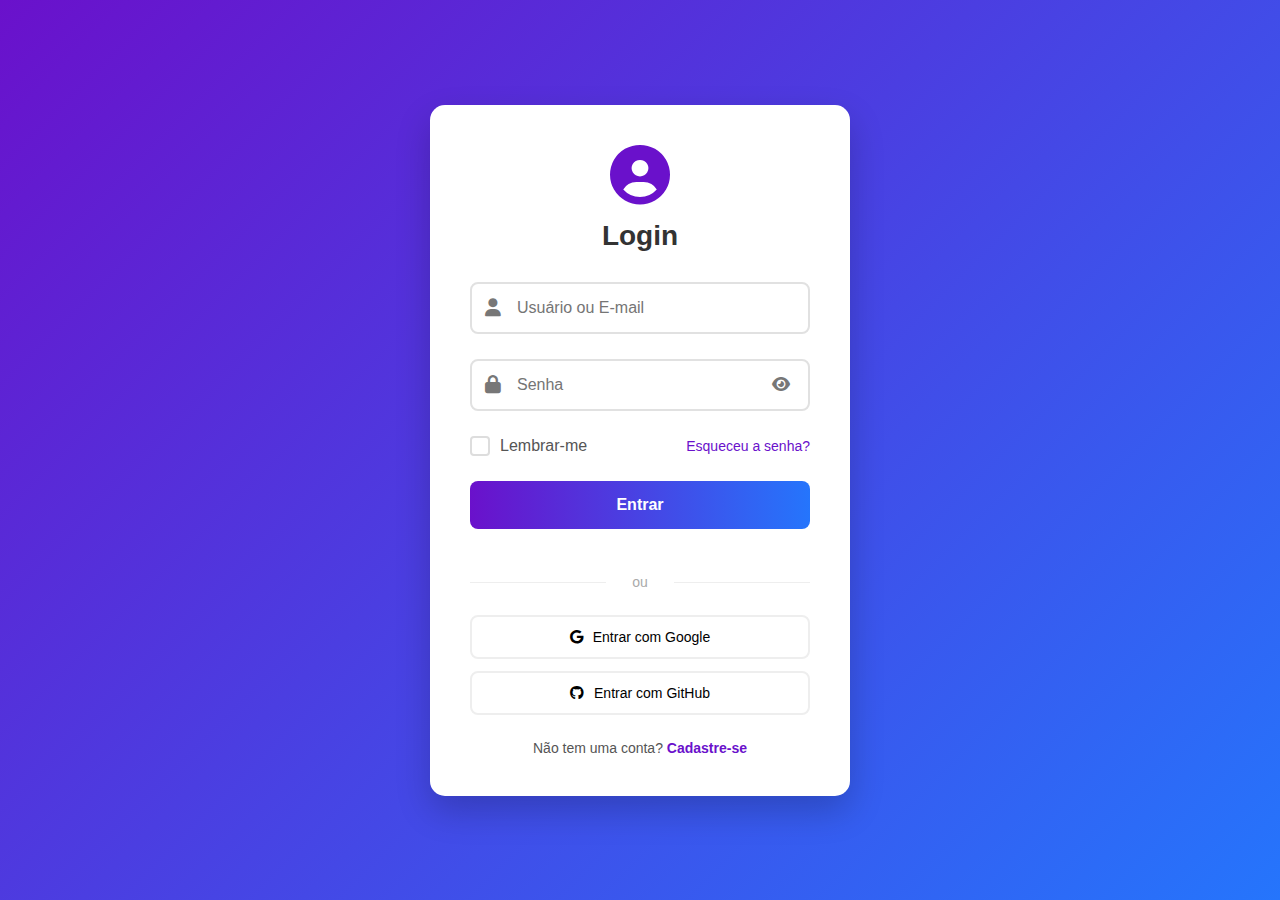
<file: templates/login.html>
<!DOCTYPE html>
<html lang="pt-BR">
  <head>
    <meta charset="UTF-8" />
    <meta name="viewport" content="width=device-width, initial-scale=1.0" />
    <title>Tela de Login</title>
    <link rel="stylesheet" href="../static/login.css" />
    <link
      rel="stylesheet"
      href="https://cdnjs.cloudflare.com/ajax/libs/font-awesome/6.4.0/css/all.min.css"
    />
  </head>
  <body>
    <div class="container">
      <div class="login-box">
        <div class="logo">
          <i class="fas fa-user-circle"></i>
          <h1>Login</h1>
        </div>

        <form id="loginForm" method="POST" action="/login">
          <div class="input-group">
            <label for="username">
              <i class="fas fa-user"></i>
            </label>
            <input
              type="text"
              id="username"
              name="username"
              placeholder="Usuário ou E-mail"
              required
            />
          </div>

          <div class="input-group">
            <label for="password">
              <i class="fas fa-lock"></i>
            </label>
            <input
              type="password"
              id="password"
              name="password"
              placeholder="Senha"
              required
            />
            <button type="button" class="show-password" id="showPassword">
              <i class="fas fa-eye"></i>
            </button>
          </div>

          <div class="remember-forgot">
            <label class="checkbox-container">
              <input type="checkbox" id="remember" />
              <span class="checkmark"></span>
              Lembrar-me
            </label>
            <a href="#" class="forgot-link">Esqueceu a senha?</a>
          </div>

          <button type="submit" class="login-btn">Entrar</button>

          <div class="separator">
            <span>ou</span>
          </div>

          <div class="social-login">
            <button type="button" class="social-btn google">
              <i class="fab fa-google"></i> Entrar com Google
            </button>
            <button type="button" class="social-btn github">
              <i class="fab fa-github"></i> Entrar com GitHub
            </button>
          </div>

          <div class="register-link">
            Não tem uma conta? <a href="#">Cadastre-se</a>
          </div>
        </form>

        <div class="message" id="message"></div>
      </div>
    </div>

    <script src="../static/login.js"></script>
  </body>
</html>
</file>
<file: static/login.css>
* {
    margin: 0;
    padding: 0;
    box-sizing: border-box;
    font-family: 'Segoe UI', Tahoma, Geneva, Verdana, sans-serif;
}

body {
    background: linear-gradient(135deg, #6a11cb 0%, #2575fc 100%);
    display: flex;
    justify-content: center;
    align-items: center;
    min-height: 100vh;
    padding: 20px;
}

.container {
    width: 100%;
    max-width: 420px;
}

.login-box {
    background-color: white;
    border-radius: 15px;
    box-shadow: 0 15px 35px rgba(0, 0, 0, 0.2);
    padding: 40px;
    animation: fadeIn 0.5s ease-out;
}

@keyframes fadeIn {
    from {
        opacity: 0;
        transform: translateY(20px);
    }
    to {
        opacity: 1;
        transform: translateY(0);
    }
}

.logo {
    text-align: center;
    margin-bottom: 30px;
}

.logo i {
    font-size: 60px;
    color: #6a11cb;
    margin-bottom: 15px;
}

.logo h1 {
    color: #333;
    font-size: 28px;
    font-weight: 600;
}

.input-group {
    position: relative;
    margin-bottom: 25px;
}

.input-group label {
    position: absolute;
    left: 15px;
    top: 50%;
    transform: translateY(-50%);
    color: #777;
    font-size: 18px;
}

.input-group input {
    width: 100%;
    padding: 15px 15px 15px 45px;
    border: 2px solid #e1e1e1;
    border-radius: 8px;
    font-size: 16px;
    transition: all 0.3s;
}

.input-group input:focus {
    outline: none;
    border-color: #6a11cb;
}

.input-group .show-password {
    position: absolute;
    right: 15px;
    top: 50%;
    transform: translateY(-50%);
    background: none;
    border: none;
    color: #777;
    cursor: pointer;
    font-size: 16px;
    padding: 5px;
}

.remember-forgot {
    display: flex;
    justify-content: space-between;
    align-items: center;
    margin-bottom: 25px;
}

.checkbox-container {
    display: flex;
    align-items: center;
    cursor: pointer;
    color: #555;
}

.checkbox-container input {
    display: none;
}

.checkmark {
    width: 20px;
    height: 20px;
    border: 2px solid #ddd;
    border-radius: 4px;
    margin-right: 10px;
    position: relative;
    transition: all 0.3s;
}

.checkbox-container input:checked + .checkmark {
    background-color: #6a11cb;
    border-color: #6a11cb;
}

.checkbox-container input:checked + .checkmark:after {
    content: '';
    position: absolute;
    left: 6px;
    top: 2px;
    width: 5px;
    height: 10px;
    border: solid white;
    border-width: 0 2px 2px 0;
    transform: rotate(45deg);
}

.forgot-link {
    color: #6a11cb;
    text-decoration: none;
    font-size: 14px;
    transition: color 0.3s;
}

.forgot-link:hover {
    color: #2575fc;
    text-decoration: underline;
}

.login-btn {
    width: 100%;
    padding: 15px;
    background: linear-gradient(to right, #6a11cb, #2575fc);
    color: white;
    border: none;
    border-radius: 8px;
    font-size: 16px;
    font-weight: 600;
    cursor: pointer;
    transition: all 0.3s;
    margin-bottom: 20px;
}

.login-btn:hover {
    transform: translateY(-2px);
    box-shadow: 0 7px 14px rgba(106, 17, 203, 0.3);
}

.separator {
    display: flex;
    align-items: center;
    margin: 25px 0;
}

.separator span {
    flex-grow: 1;
    text-align: center;
    color: #aaa;
    font-size: 14px;
    position: relative;
}

.separator span:before, .separator span:after {
    content: '';
    position: absolute;
    top: 50%;
    width: 40%;
    height: 1px;
    background-color: #eee;
}

.separator span:before {
    right: 60%;
}

.separator span:after {
    left: 60%;
}

.social-login {
    display: flex;
    flex-direction: column;
    gap: 12px;
    margin-bottom: 25px;
}

.social-btn {
    padding: 12px;
    border: 2px solid #eee;
    border-radius: 8px;
    background: white;
    font-size: 14px;
    cursor: pointer;
    transition: all 0.3s;
    display: flex;
    align-items: center;
    justify-content: center;
    gap: 10px;
}

.social-btn:hover {
    transform: translateY(-2px);
    box-shadow: 0 5px 10px rgba(0, 0, 0, 0.1);
}

.social-btn.google:hover {
    border-color: #db4437;
    color: #db4437;
}

.social-btn.github:hover {
    border-color: #333;
    color: #333;
}

.register-link {
    text-align: center;
    color: #555;
    font-size: 14px;
}

.register-link a {
    color: #6a11cb;
    text-decoration: none;
    font-weight: 600;
    transition: color 0.3s;
}

.register-link a:hover {
    color: #2575fc;
    text-decoration: underline;
}

.message {
    margin-top: 20px;
    padding: 12px;
    border-radius: 8px;
    text-align: center;
    font-weight: 500;
    display: none;
}

.message.success {
    background-color: #d4edda;
    color: #155724;
    border: 1px solid #c3e6cb;
    display: block;
}

.message.error {
    background-color: #f8d7da;
    color: #721c24;
    border: 1px solid #f5c6cb;
    display: block;
}
</file>
